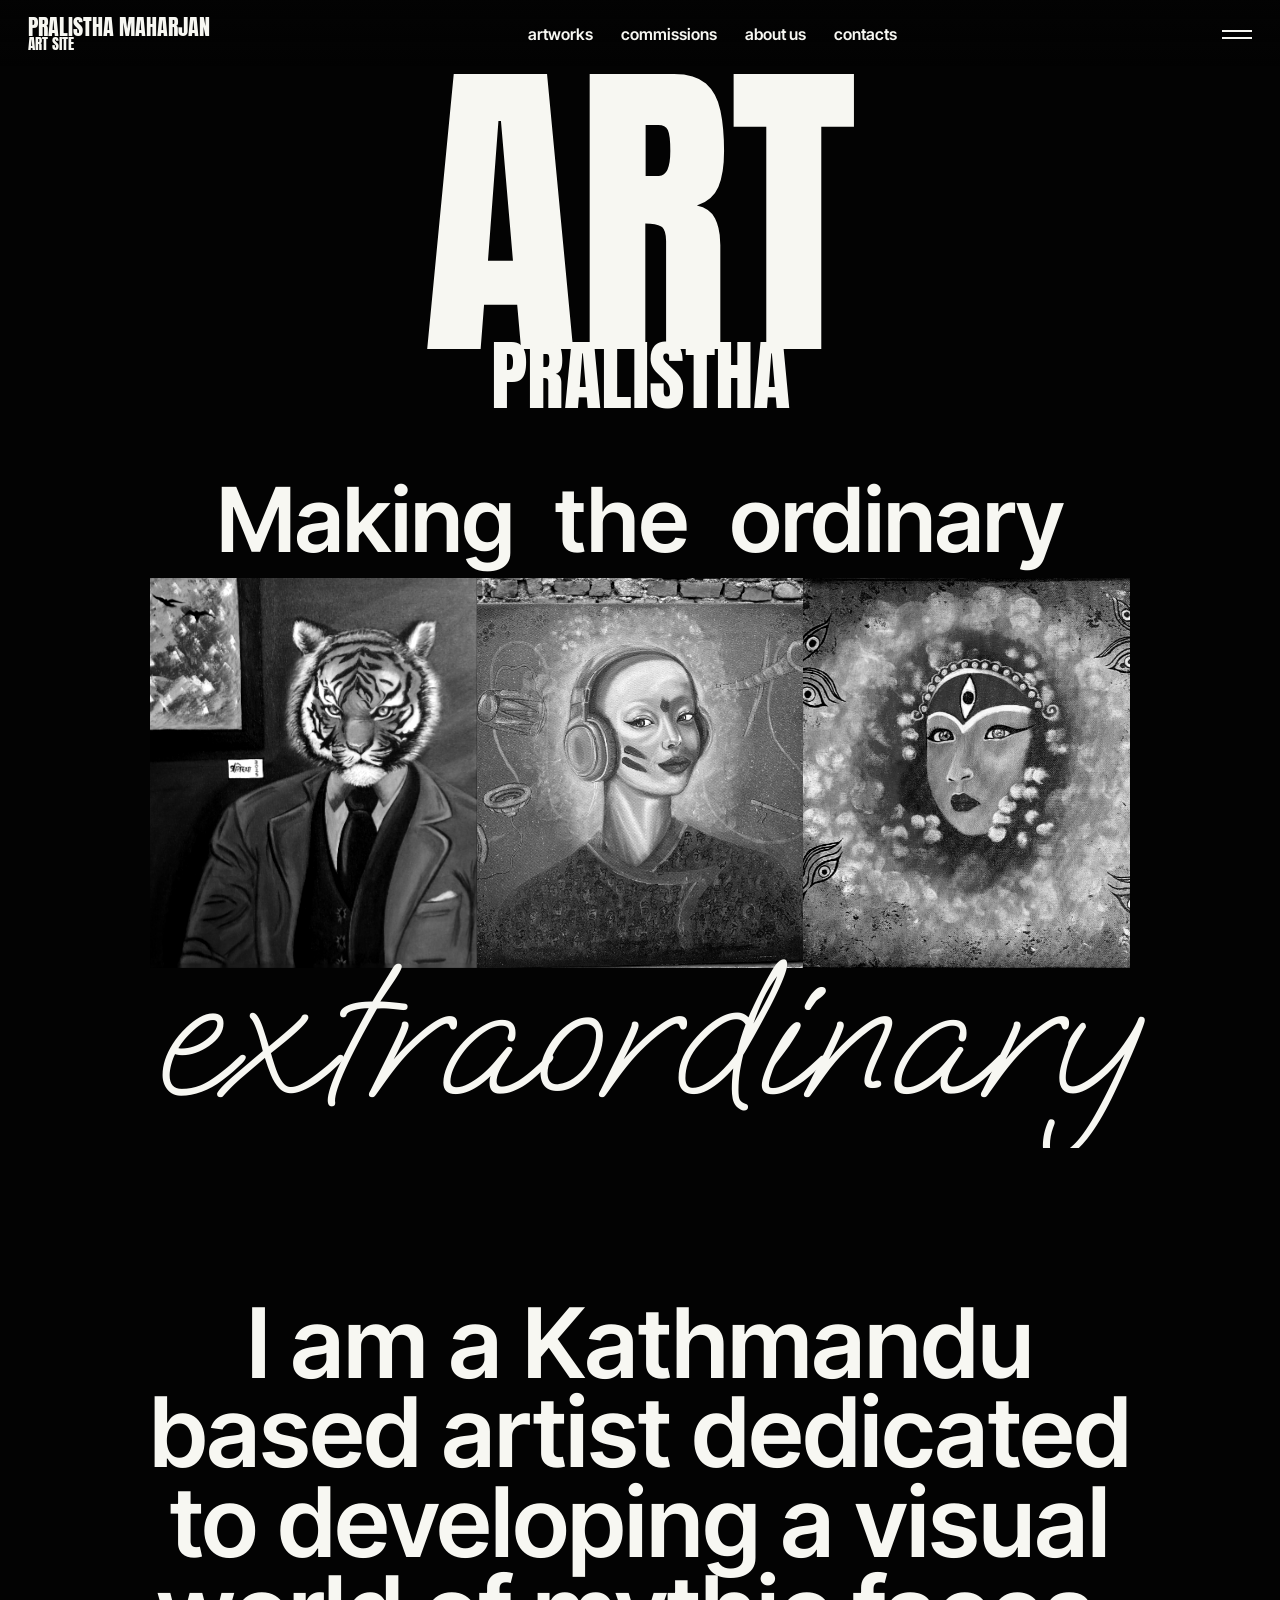
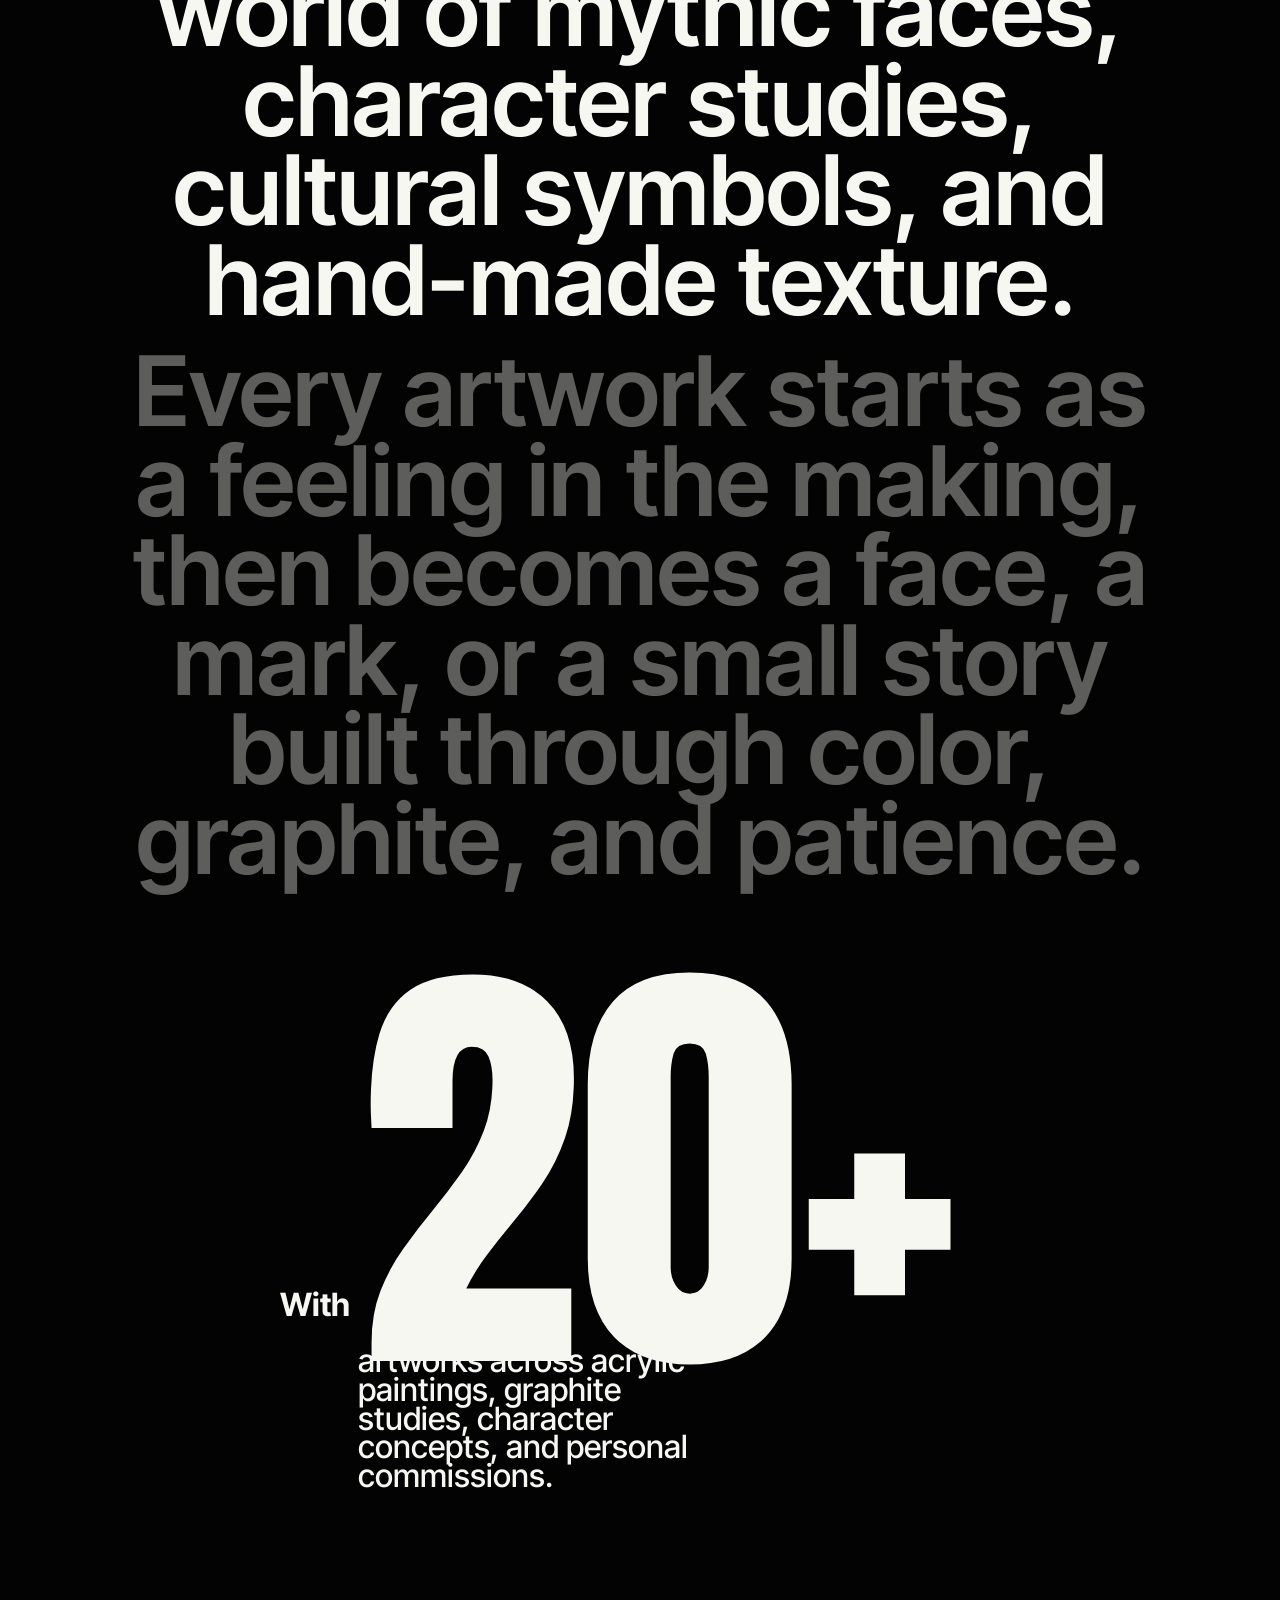
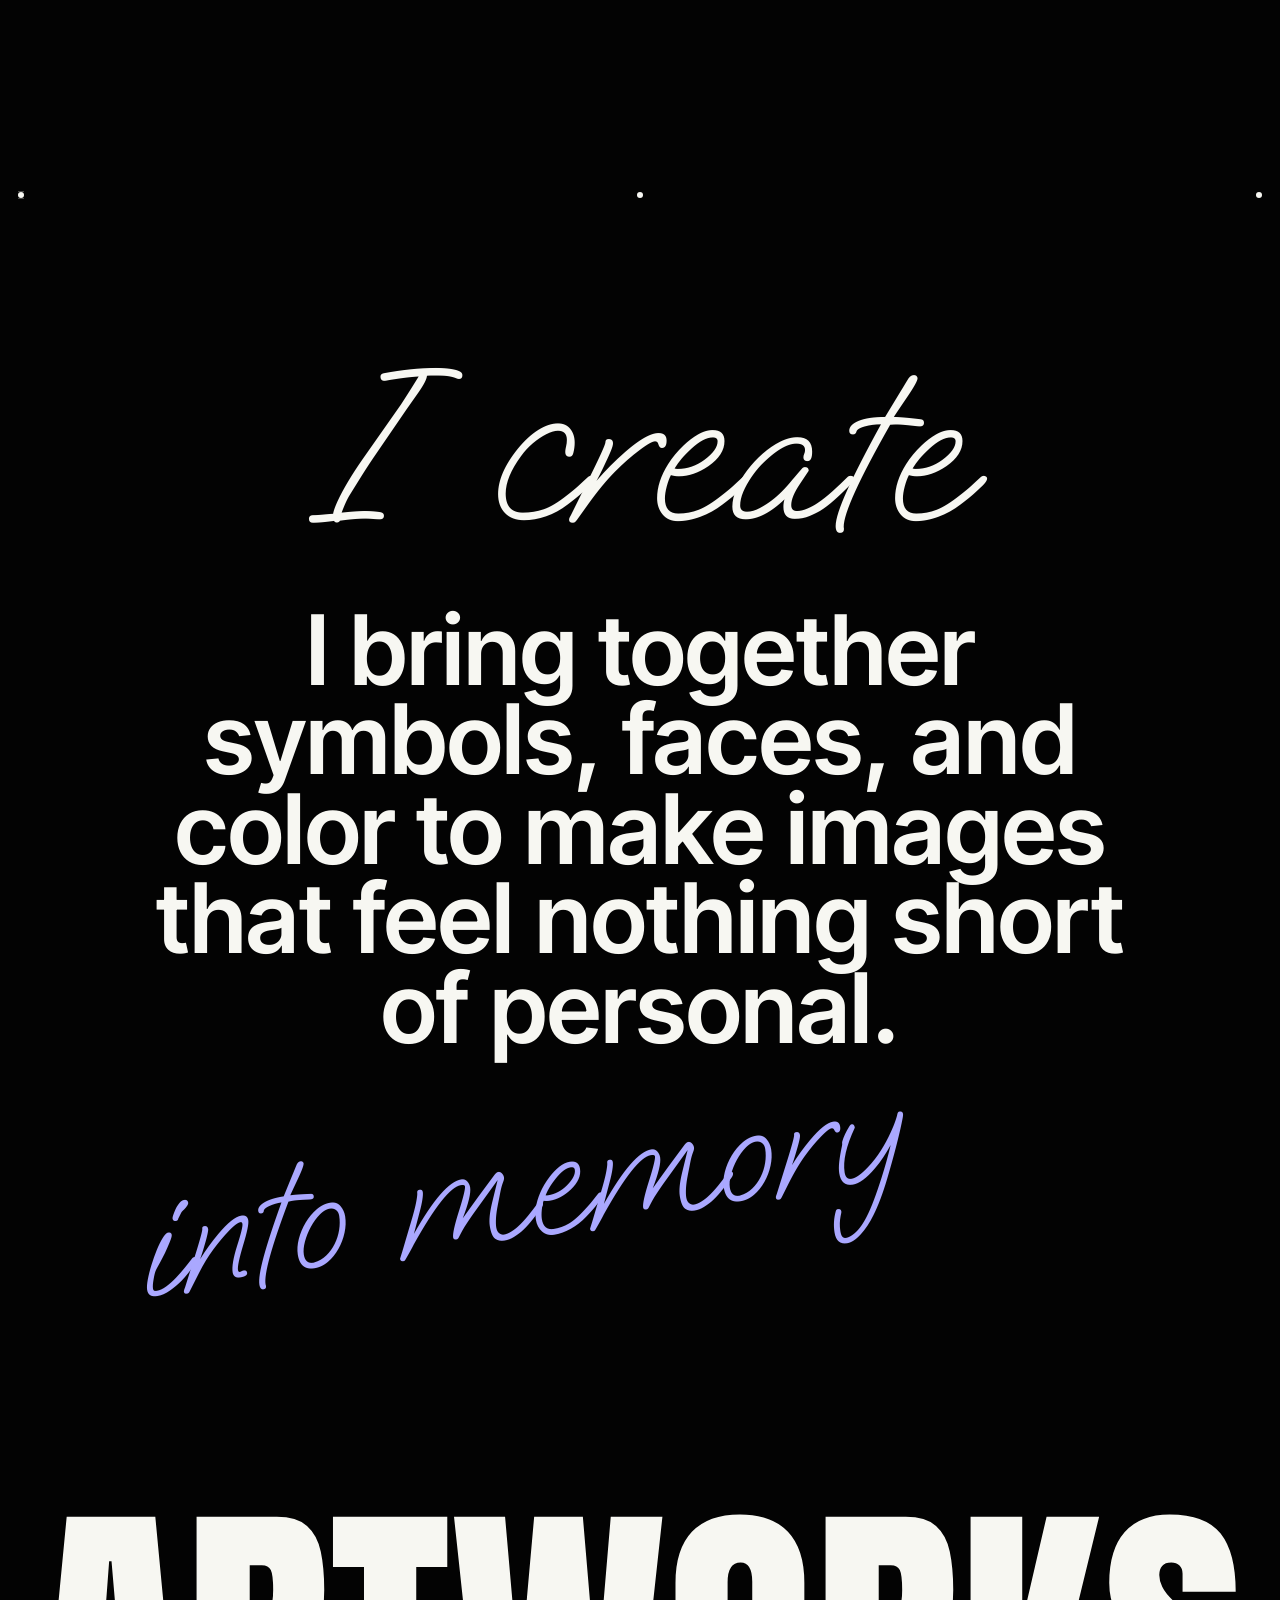
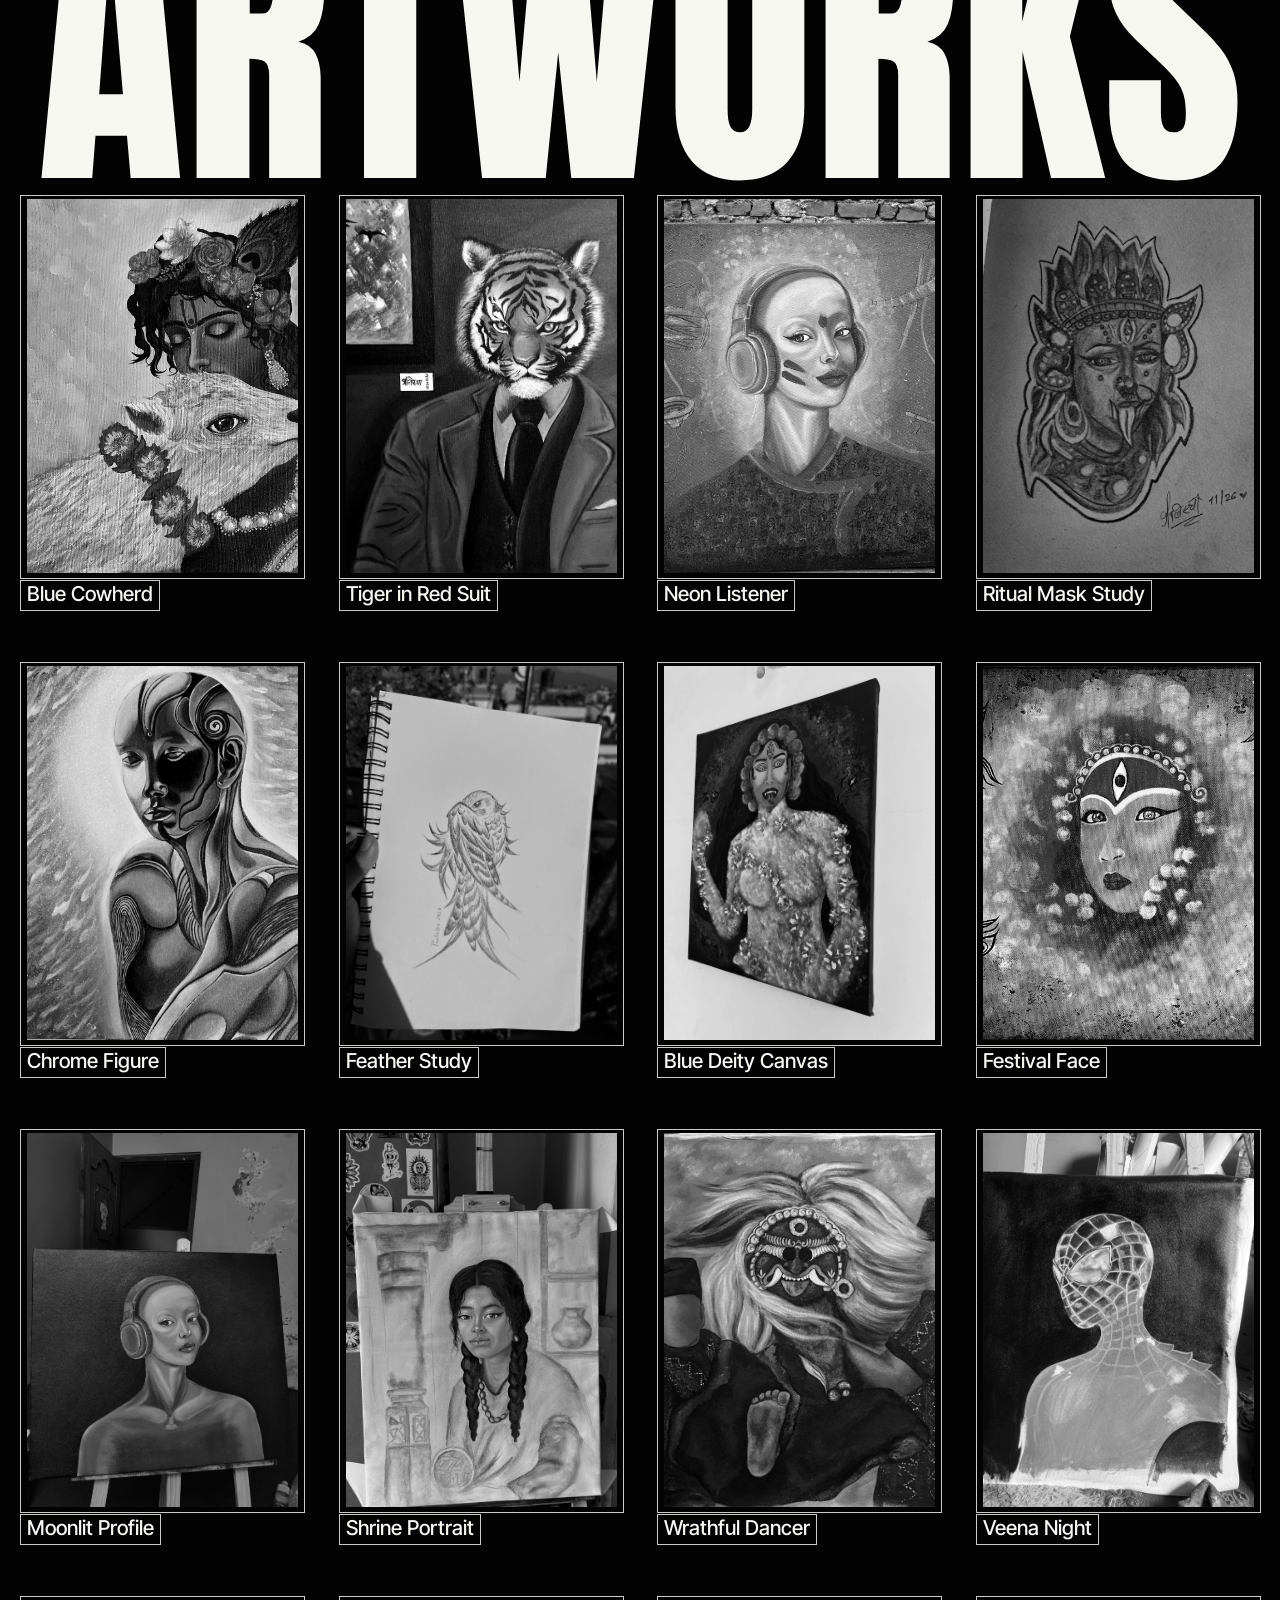
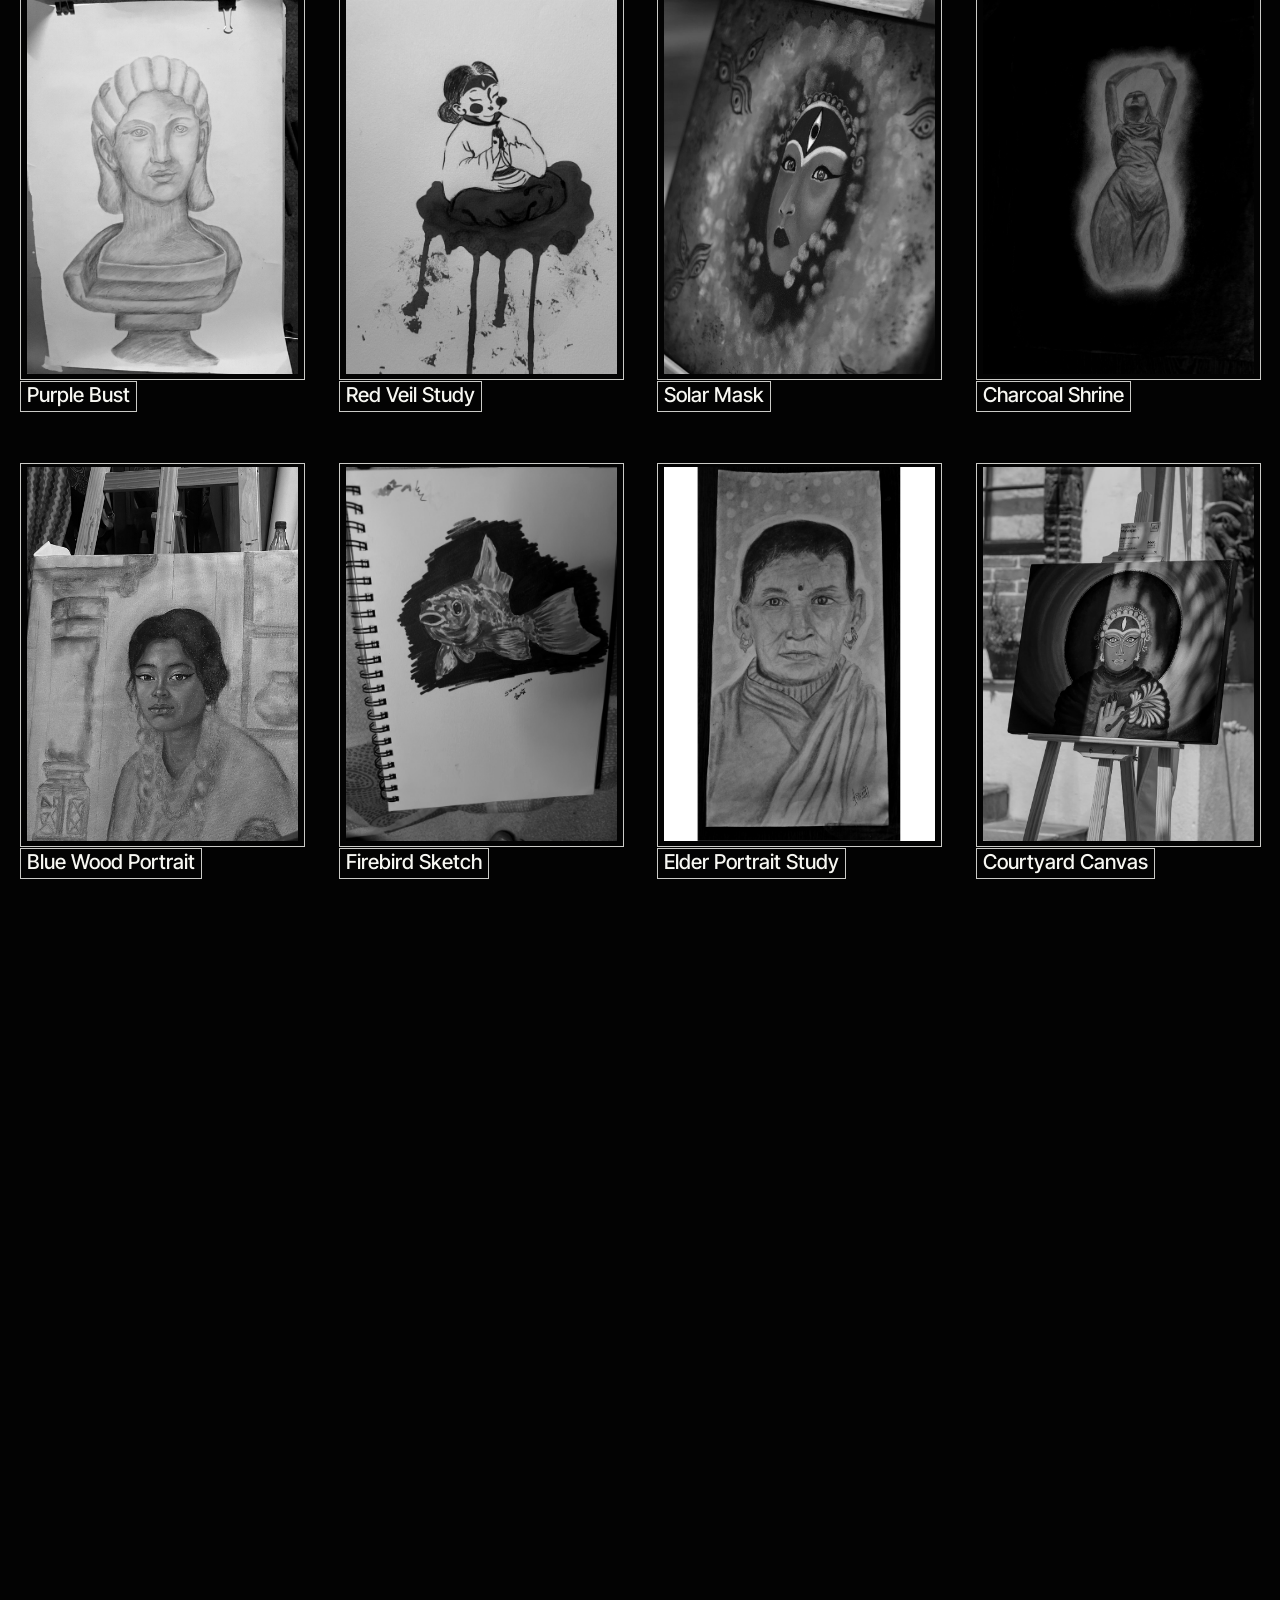
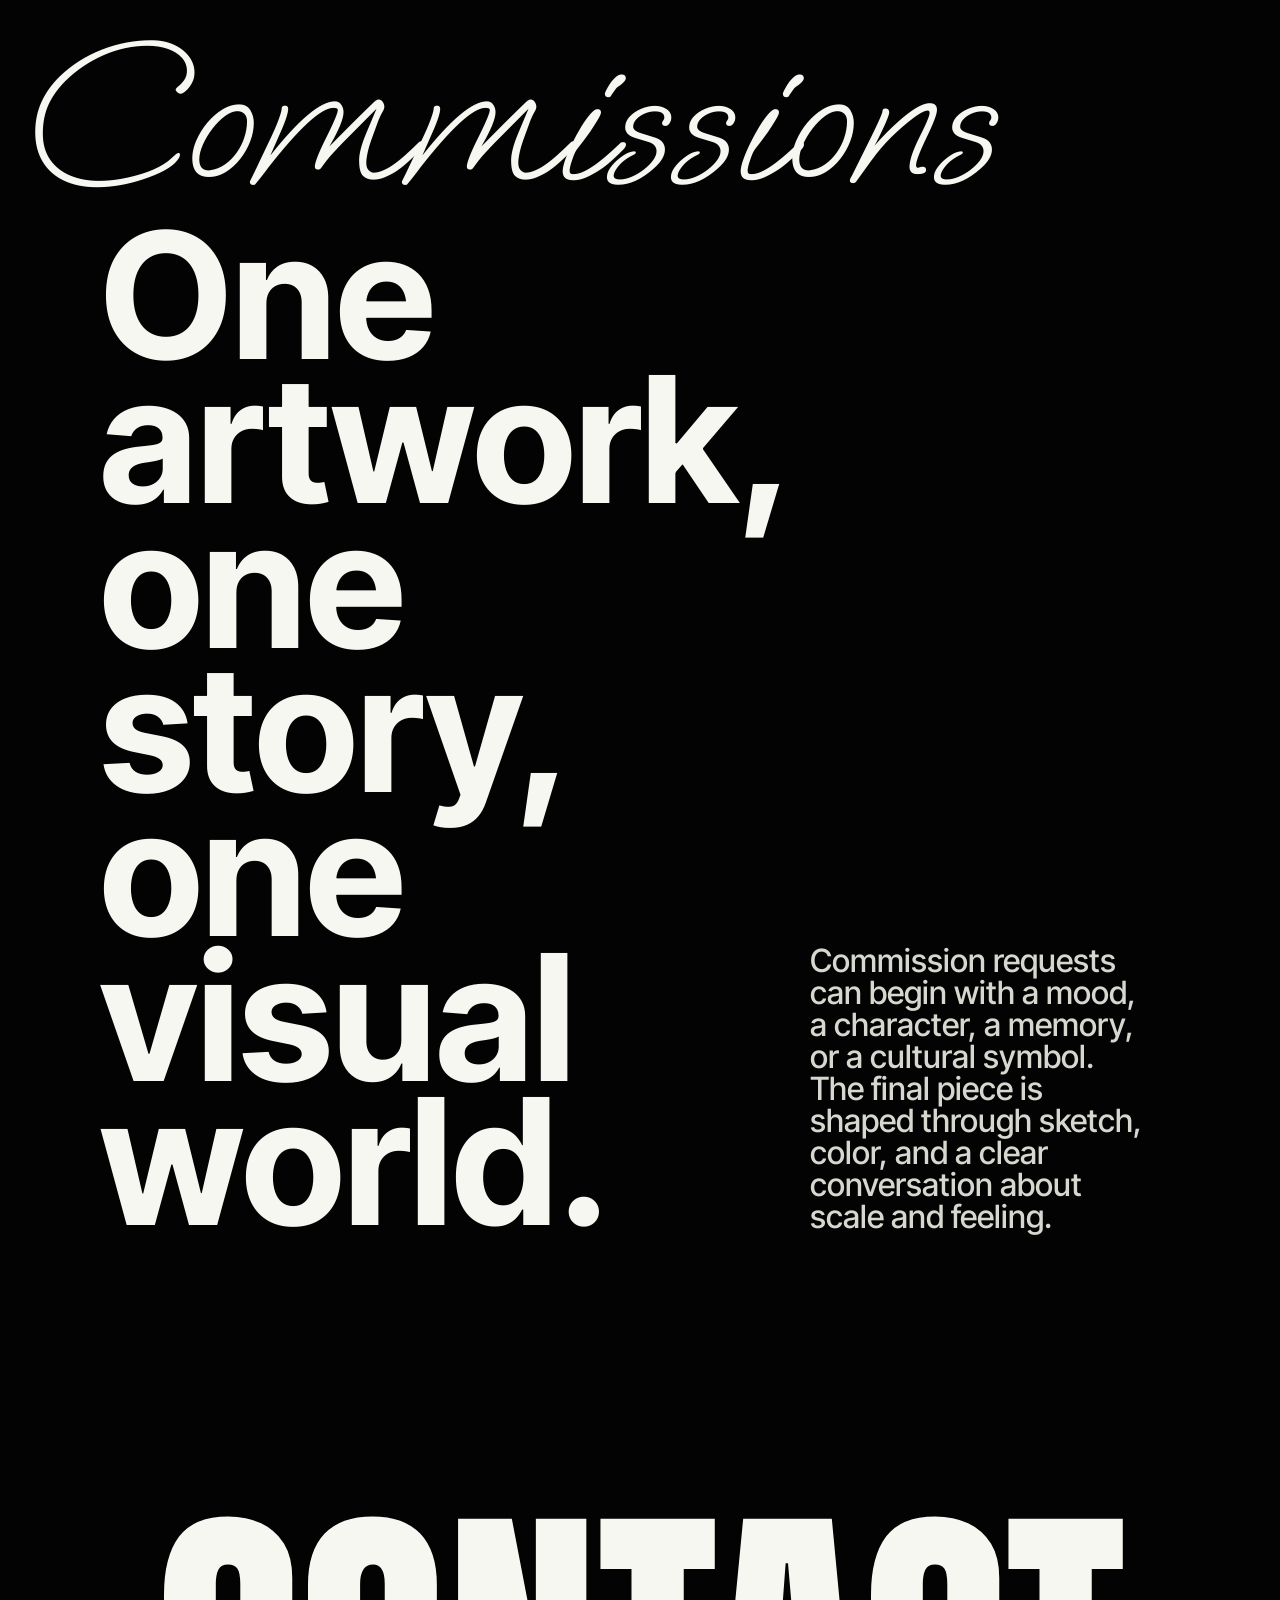
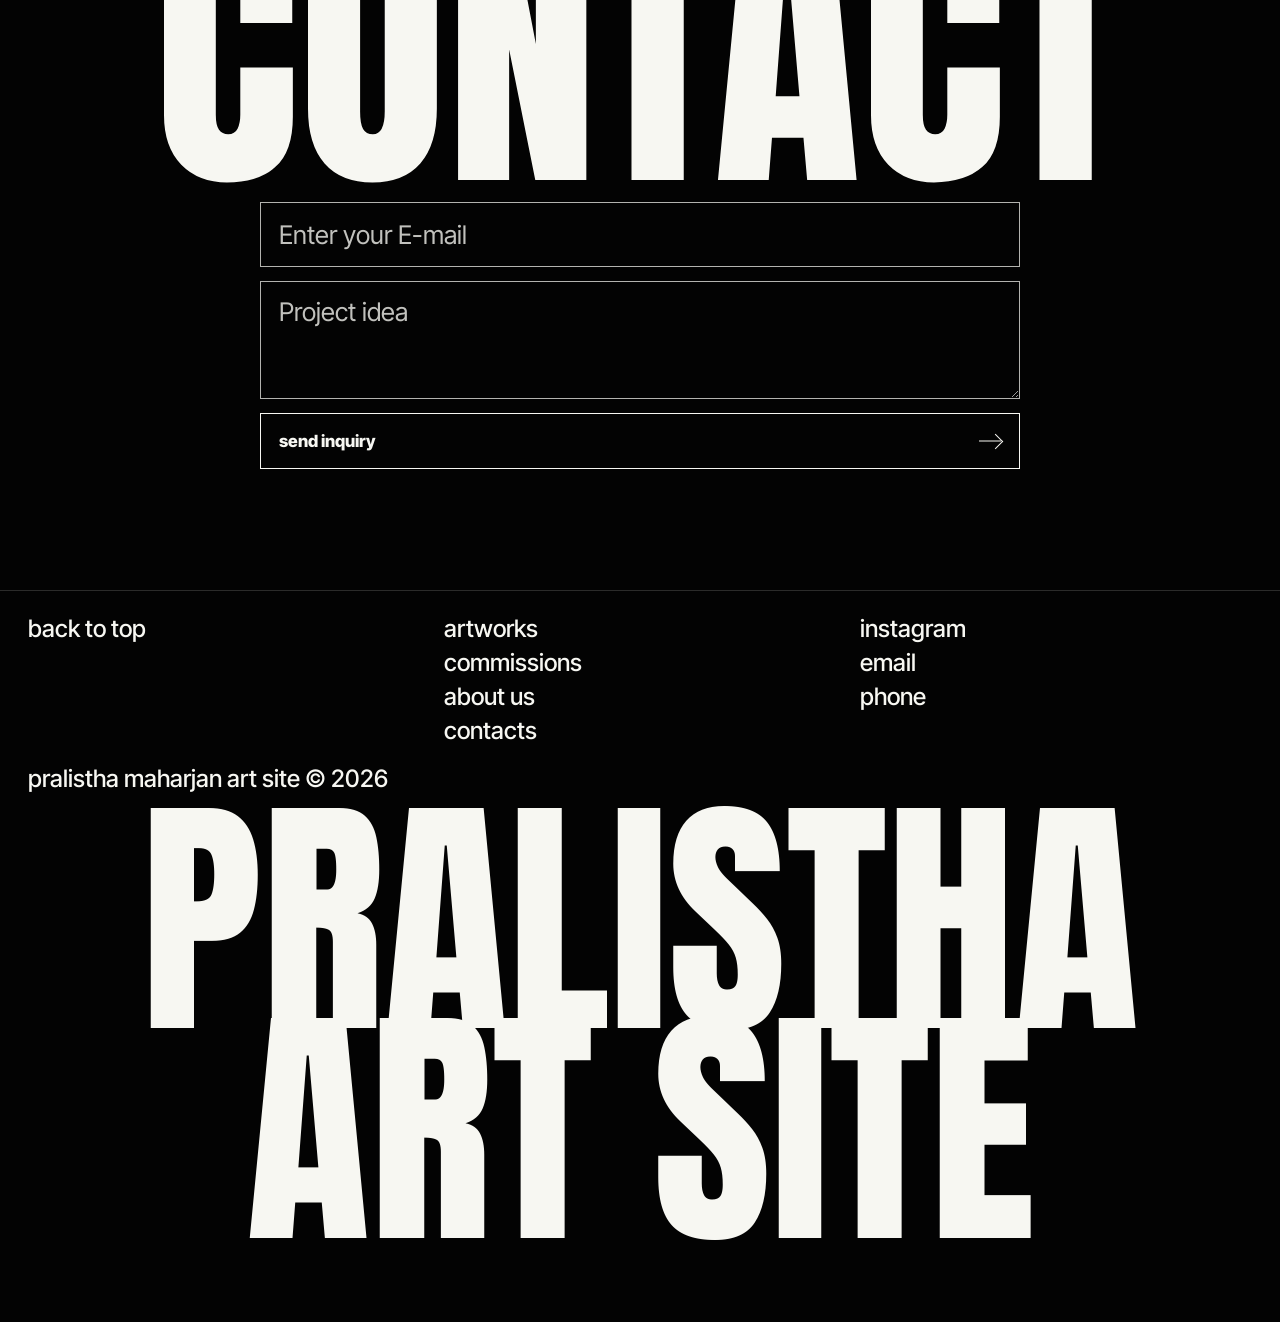
<file: art website/index.html>
<!DOCTYPE html>
<html lang="en">
  <head>
    <meta charset="UTF-8" />
    <meta name="viewport" content="width=device-width, initial-scale=1.0" />
    <meta
      name="description"
      content="Mobile-first art portfolio for Pralistha Maharjan, presenting paintings, sketches, character studies, and commission contact."
    />
    <title>Pralistha Maharjan | Art Site</title>
    <link rel="preconnect" href="https://fonts.googleapis.com" />
    <link rel="preconnect" href="https://fonts.gstatic.com" crossorigin />
    <link
      href="https://fonts.googleapis.com/css2?family=Anton&family=Inter+Tight:wght@400;500;600;700;800;900&family=Oooh+Baby&display=swap"
      rel="stylesheet"
    />
    <link rel="stylesheet" href="styles.css" />
  </head>
  <body>
    <div class="scroll-progress" data-scroll-progress aria-hidden="true"></div>

    <header class="site-header" data-header>
      <a class="brand" href="#top" aria-label="Pralistha Maharjan Art Site home">
        <span>Pralistha Maharjan</span>
        <span>Art Site</span>
      </a>

      <nav class="header-nav" aria-label="Primary navigation">
        <a href="#works">artworks</a>
        <a href="#process">commissions</a>
        <a href="#about">about us</a>
        <a href="#contact">contacts</a>
      </nav>

      <button class="menu-toggle" type="button" aria-label="Open menu" aria-expanded="false" data-menu-toggle>
        <span></span>
        <span></span>
      </button>
    </header>

    <aside class="menu-panel" data-menu-panel aria-hidden="true">
      <div class="menu-top">
        <a class="brand" href="#top" data-menu-link>
          <span>Pralistha Maharjan</span>
          <span>Art Site</span>
        </a>
        <button class="menu-close" type="button" aria-label="Close menu" data-menu-close></button>
      </div>
      <nav class="menu-links" aria-label="Expanded navigation">
        <a href="#works" data-menu-link>artworks</a>
        <a href="#process" data-menu-link>commissions</a>
        <a href="#about" data-menu-link>about us</a>
        <a href="#contact" data-menu-link>contacts</a>
      </nav>
      <p class="menu-copy">pralistha maharjan © <span data-year></span></p>
      <p class="menu-logo" aria-hidden="true">Pralistha<br />Art Site</p>
      <img class="menu-image" src="assets/art/mask-and-palette.jpg" alt="" aria-hidden="true" />
    </aside>

    <main id="top">
      <section class="hero" aria-labelledby="hero-title">
        <div class="hero-mark reveal" aria-hidden="true">
          <span>ART</span>
          <span>PRALISTHA</span>
        </div>
        <h1 id="hero-title" class="hero-title reveal">
          <span>Making</span>
          <span>the</span>
          <span>ordinary</span>
          <em>extraordinary</em>
        </h1>
        <div class="hero-strip reveal" aria-label="Selected artwork preview">
          <img src="assets/art/tiger-in-red-suit.jpg" alt="Tiger-headed figure in red suit" fetchpriority="high" />
          <img src="assets/art/neon-listener.jpg" alt="Neon headphone portrait painting" fetchpriority="high" />
          <img src="assets/art/festival-face.jpg" alt="Festival face painting" />
        </div>
        <p class="script-sweep reveal" aria-hidden="true">extraordinary</p>
      </section>

      <section class="about section" id="about" aria-labelledby="about-title">
        <h2 id="about-title" class="sr-only">About Pralistha Maharjan</h2>
        <div class="about-copy reveal">
          <p>
            I am a Kathmandu based artist dedicated to developing a visual world of
            mythic faces, character studies, cultural symbols, and hand-made texture.
          </p>
          <p>
            Every artwork starts as a feeling in the making, then becomes a face,
            a mark, or a small story built through color, graphite, and patience.
          </p>
        </div>
        <div class="stat-block reveal">
          <span>With</span>
          <strong>20+</strong>
          <p>artworks across acrylic paintings, graphite studies, character concepts, and personal commissions.</p>
        </div>
      </section>

      <section class="curate section" aria-labelledby="curate-title">
        <div class="line-rail" aria-hidden="true">
          <span></span>
          <span></span>
          <span></span>
        </div>
        <p class="script-word reveal">I create</p>
        <div class="curate-copy reveal">
          <h2 id="curate-title">
            I bring together symbols, faces, and color to make images that feel
            nothing short of personal.
          </h2>
          <p class="script-small" aria-hidden="true">into memory</p>
        </div>
      </section>

      <section class="works section" id="works" aria-labelledby="works-title">
        <h2 id="works-title" class="mega-title reveal">ARTWORKS</h2>
        <div class="art-list" data-art-list>
          <article class="art-card reveal" role="button" tabindex="0" data-art-card data-title="Blue Cowherd" data-medium="Acrylic painting" data-image="assets/art/blue-cowherd.jpg" data-description="A saturated mythic portrait with devotional blues, yellow light, and a quiet animal companion.">
            <img src="assets/art/blue-cowherd.jpg" alt="Blue Cowherd painting" />
            <span>Blue Cowherd</span>
          </article>
          <article class="art-card reveal" role="button" tabindex="0" data-art-card data-title="Tiger in Red Suit" data-medium="Character concept" data-image="assets/art/tiger-in-red-suit.jpg" data-description="A hybrid figure with formalwear, humor, and theatrical poise.">
            <img src="assets/art/tiger-in-red-suit.jpg" alt="Tiger in Red Suit artwork" />
            <span>Tiger in Red Suit</span>
          </article>
          <article class="art-card reveal" role="button" tabindex="0" data-art-card data-title="Neon Listener" data-medium="Acrylic on canvas" data-image="assets/art/neon-listener.jpg" data-description="A glowing portrait about sound, technology, stillness, and electric color.">
            <img src="assets/art/neon-listener.jpg" alt="Neon Listener artwork" />
            <span>Neon Listener</span>
          </article>
          <article class="art-card reveal" role="button" tabindex="0" data-art-card data-title="Ritual Mask Study" data-medium="Graphite study" data-image="assets/art/ritual-mask-sketch.jpg" data-description="A graphite mask study focused on shadow, symmetry, ornament, and pressure.">
            <img src="assets/art/ritual-mask-sketch.jpg" alt="Ritual mask graphite sketch" />
            <span>Ritual Mask Study</span>
          </article>
          <article class="art-card reveal" role="button" tabindex="0" data-art-card data-title="Chrome Figure" data-medium="Figure concept" data-image="assets/art/chrome-figure.jpg" data-description="A futuristic figure study that treats the body like reflected metal and soft light.">
            <img src="assets/art/chrome-figure.jpg" alt="Chrome figure study" />
            <span>Chrome Figure</span>
          </article>
          <article class="art-card reveal" role="button" tabindex="0" data-art-card data-title="Feather Study" data-medium="Graphite and ornament" data-image="assets/art/feather-study.jpg" data-description="A focused ornamental drawing exploring repetition, feather structure, and fine linework.">
            <img src="assets/art/feather-study.jpg" alt="Ornamental feather sketch" />
            <span>Feather Study</span>
          </article>
          <article class="art-card reveal" role="button" tabindex="0" data-art-card data-title="Blue Deity Canvas" data-medium="Acrylic painting" data-image="assets/art/blue-deity-canvas.jpg" data-description="A blue figure held in canvas texture, cultural detail, and saturated atmosphere.">
            <img src="assets/art/blue-deity-canvas.jpg" alt="Blue deity canvas" />
            <span>Blue Deity Canvas</span>
          </article>
          <article class="art-card reveal" role="button" tabindex="0" data-art-card data-title="Festival Face" data-medium="Painting study" data-image="assets/art/festival-face.jpg" data-description="Warm red surface, festival texture, and a watchful painted expression.">
            <img src="assets/art/festival-face.jpg" alt="Festival face painting" />
            <span>Festival Face</span>
          </article>
          <article class="art-card reveal" role="button" tabindex="0" data-art-card data-title="Moonlit Profile" data-medium="Canvas portrait" data-image="assets/art/moonlit-profile.jpg" data-description="A quiet profile in cool light, built around stillness and shadow.">
            <img src="assets/art/moonlit-profile.jpg" alt="Profile portrait on canvas" />
            <span>Moonlit Profile</span>
          </article>
          <article class="art-card reveal" role="button" tabindex="0" data-art-card data-title="Shrine Portrait" data-medium="Portrait painting" data-image="assets/art/shrine-portrait.jpg" data-description="A portrait painting shaped by devotional framing and intimate color.">
            <img src="assets/art/shrine-portrait.jpg" alt="Shrine portrait painting" />
            <span>Shrine Portrait</span>
          </article>
          <article class="art-card reveal" role="button" tabindex="0" data-art-card data-title="Wrathful Dancer" data-medium="Expressive painting" data-image="assets/art/wrathful-dancer.jpg" data-description="An energetic mask figure with motion, intensity, and stage-like contrast.">
            <img src="assets/art/wrathful-dancer.jpg" alt="Expressive masked dancer painting" />
            <span>Wrathful Dancer</span>
          </article>
          <article class="art-card reveal" role="button" tabindex="0" data-art-card data-title="Veena Night" data-medium="Character painting" data-image="assets/art/veena-night.jpg" data-description="A nocturnal character piece shaped by music, ornament, and deep color.">
            <img src="assets/art/veena-night.jpg" alt="Veena Night character painting" />
            <span>Veena Night</span>
          </article>
          <article class="art-card reveal" role="button" tabindex="0" data-art-card data-title="Purple Bust" data-medium="Color study" data-image="assets/art/purple-bust.jpg" data-description="A compact bust study in purple light and sculptural planes.">
            <img src="assets/art/purple-bust.jpg" alt="Purple bust study" />
            <span>Purple Bust</span>
          </article>
          <article class="art-card reveal" role="button" tabindex="0" data-art-card data-title="Red Veil Study" data-medium="Portrait study" data-image="assets/art/red-veil-study.jpg" data-description="A red veil portrait study exploring softness, opacity, and gaze.">
            <img src="assets/art/red-veil-study.jpg" alt="Red veil portrait study" />
            <span>Red Veil Study</span>
          </article>
          <article class="art-card reveal" role="button" tabindex="0" data-art-card data-title="Solar Mask" data-medium="Mask concept" data-image="assets/art/solar-mask.jpg" data-description="A mask concept with radial energy, ritual shape, and graphic contrast.">
            <img src="assets/art/solar-mask.jpg" alt="Solar mask artwork" />
            <span>Solar Mask</span>
          </article>
          <article class="art-card reveal" role="button" tabindex="0" data-art-card data-title="Charcoal Shrine" data-medium="Charcoal study" data-image="assets/art/charcoal-shrine.jpg" data-description="A monochrome shrine study built with shadow, line, and restraint.">
            <img src="assets/art/charcoal-shrine.jpg" alt="Charcoal shrine drawing" />
            <span>Charcoal Shrine</span>
          </article>
          <article class="art-card reveal" role="button" tabindex="0" data-art-card data-title="Blue Wood Portrait" data-medium="Portrait study" data-image="assets/art/blue-wood-portrait.jpg" data-description="A blue-toned portrait study with wood texture and quiet pressure.">
            <img src="assets/art/blue-wood-portrait.jpg" alt="Blue wood portrait" />
            <span>Blue Wood Portrait</span>
          </article>
          <article class="art-card reveal" role="button" tabindex="0" data-art-card data-title="Firebird Sketch" data-medium="Graphite sketch" data-image="assets/art/firebird-sketch.jpg" data-description="A sketch exploring flame, wings, and ornamental movement.">
            <img src="assets/art/firebird-sketch.jpg" alt="Firebird sketch" />
            <span>Firebird Sketch</span>
          </article>
          <article class="art-card reveal" role="button" tabindex="0" data-art-card data-title="Elder Portrait Study" data-medium="Graphite portrait" data-image="assets/art/elder-portrait-study.jpg" data-description="A tonal portrait study focused on age, structure, and presence.">
            <img src="assets/art/elder-portrait-study.jpg" alt="Graphite elder portrait" />
            <span>Elder Portrait Study</span>
          </article>
          <article class="art-card reveal" role="button" tabindex="0" data-art-card data-title="Courtyard Canvas" data-medium="Studio image" data-image="assets/art/courtyard-canvas.jpg" data-description="A finished canvas held in courtyard light and outdoor texture.">
            <img src="assets/art/courtyard-canvas.jpg" alt="Canvas displayed in courtyard light" />
            <span>Courtyard Canvas</span>
          </article>
          <article class="art-card reveal" role="button" tabindex="0" data-art-card data-title="Mask and Palette" data-medium="Studio detail" data-image="assets/art/mask-and-palette.jpg" data-description="A studio fragment where masks, tools, and color gather around the work.">
            <img src="assets/art/mask-and-palette.jpg" alt="Mask and palette studio detail" />
            <span>Mask and Palette</span>
          </article>
          <article class="art-card reveal" role="button" tabindex="0" data-art-card data-title="Listener on Canvas" data-medium="Canvas portrait" data-image="assets/art/listener-on-canvas.jpg" data-description="A canvas portrait about listening, glow, and the still moment before sound.">
            <img src="assets/art/listener-on-canvas.jpg" alt="Listener portrait on canvas" />
            <span>Listener on Canvas</span>
          </article>
          <article class="art-card reveal" role="button" tabindex="0" data-art-card data-title="Tiger Pencil Study" data-medium="Pencil study" data-image="assets/art/tiger-pencil-study.jpg" data-description="A graphite animal study focused on gaze, patience, and clean structure.">
            <img src="assets/art/tiger-pencil-study.jpg" alt="Tiger pencil study" />
            <span>Tiger Pencil Study</span>
          </article>
        </div>
      </section>

      <section class="process section" id="process" aria-labelledby="process-title">
        <p class="script-word reveal">Commissions</p>
        <div class="process-grid reveal">
          <h2 id="process-title">One artwork, one story, one visual world.</h2>
          <p>
            Commission requests can begin with a mood, a character, a memory, or
            a cultural symbol. The final piece is shaped through sketch, color,
            and a clear conversation about scale and feeling.
          </p>
        </div>
      </section>

      <section class="contact section" id="contact" aria-labelledby="contact-title">
        <h2 id="contact-title" class="mega-title reveal">CONTACT</h2>
        <form class="contact-form reveal" data-contact-form>
          <label class="sr-only" for="email">Email</label>
          <input id="email" name="email" type="email" autocomplete="email" placeholder="Enter your E-mail" required />
          <label class="sr-only" for="message">Message</label>
          <textarea id="message" name="message" rows="3" placeholder="Project idea" required></textarea>
          <button type="submit" aria-label="Send inquiry"><span>send inquiry</span></button>
          <p data-form-status aria-live="polite"></p>
        </form>
      </section>
    </main>

    <footer class="site-footer">
      <a class="back-top" href="#top">back to top</a>
      <nav aria-label="Footer navigation">
        <a href="#works">artworks</a>
        <a href="#process">commissions</a>
        <a href="#about">about us</a>
        <a href="#contact">contacts</a>
      </nav>
      <div class="footer-contact">
        <a href="https://www.instagram.com/eeelarp/" target="_blank" rel="noopener noreferrer">instagram</a>
        <a href="mailto:pralisthamaharjan21@gmail.com">email</a>
        <a href="tel:+9779860295630">phone</a>
      </div>
      <p>Pralistha Maharjan Art Site © <span data-year></span></p>
      <p class="footer-wordmark" aria-hidden="true">Pralistha Art Site</p>
    </footer>

    <div class="lightbox" data-lightbox aria-hidden="true" role="dialog" aria-modal="true" aria-labelledby="lightbox-title">
      <button class="lightbox-close" type="button" aria-label="Close artwork view" data-lightbox-close></button>
      <div class="lightbox-shell">
        <img src="assets/art/blue-cowherd.jpg" alt="" data-lightbox-image />
        <div class="lightbox-copy">
          <p data-lightbox-medium>Acrylic painting</p>
          <h2 id="lightbox-title" data-lightbox-title>Blue Cowherd</h2>
          <p data-lightbox-description></p>
          <div class="lightbox-actions" aria-label="Artwork navigation">
            <button type="button" data-lightbox-prev>previous</button>
            <button type="button" data-lightbox-next>next</button>
          </div>
        </div>
      </div>
    </div>

    <script src="app.js"></script>
  </body>
</html>
</file>
<file: art website/styles.css>
:root {
  --black: #030303;
  --white: #f7f7f2;
  --muted: #5d5d5b;
  --line: rgba(247, 247, 242, 0.28);
  --violet: #aaa8ff;
  --font-display: "Anton", Impact, sans-serif;
  --font-body: "Inter Tight", Arial, sans-serif;
  --font-script: "Oooh Baby", cursive;
  --motion-duration: 300ms;
  --motion-ease: ease-out;
}

* {
  box-sizing: border-box;
}

html {
  scroll-behavior: smooth;
  scroll-padding-top: 72px;
  overflow-x: hidden;
}

body {
  margin: 0;
  background: var(--black);
  color: var(--white);
  font-family: var(--font-body);
  line-height: 1;
  overflow-x: clip;
}

body.menu-open,
body.lightbox-open {
  overflow: hidden;
}

img {
  display: block;
  max-width: 100%;
}

a {
  color: inherit;
  text-decoration: none;
}

button,
input,
textarea {
  border: 0;
  border-radius: 0;
  color: inherit;
  font: inherit;
}

button {
  background: transparent;
  cursor: pointer;
}

a:focus-visible,
button:focus-visible,
input:focus-visible,
textarea:focus-visible,
.art-card:focus-visible {
  outline: 2px solid var(--violet);
  outline-offset: 4px;
}

.sr-only {
  position: absolute;
  width: 1px;
  height: 1px;
  padding: 0;
  margin: -1px;
  overflow: hidden;
  clip: rect(0, 0, 0, 0);
  white-space: nowrap;
  border: 0;
}

.scroll-progress {
  position: fixed;
  inset: 0 auto auto 0;
  z-index: 100;
  width: 100%;
  height: 2px;
  background: var(--violet);
  transform: scaleX(0);
  transform-origin: left;
  will-change: transform;
  pointer-events: none;
}

.site-header {
  position: fixed;
  inset: 0 0 auto;
  z-index: 60;
  display: flex;
  align-items: center;
  justify-content: space-between;
  gap: 16px;
  min-height: 56px;
  padding: calc(12px + env(safe-area-inset-top)) 18px 10px;
  background: linear-gradient(180deg, rgba(3, 3, 3, 0.94), rgba(3, 3, 3, 0));
  color: var(--white);
  transform: translate3d(0, 0, 0);
  transition: opacity var(--motion-duration) var(--motion-ease), transform var(--motion-duration) var(--motion-ease);
  will-change: transform, opacity;
}

.site-header.is-scrolled {
  background: rgba(3, 3, 3, 0.86);
  border-bottom: 1px solid rgba(247, 247, 242, 0.08);
  backdrop-filter: blur(14px);
}

.brand {
  display: inline-grid;
  gap: 1px;
  max-width: min(230px, 68vw);
  font-family: var(--font-display);
  font-size: clamp(0.96rem, 3.4vw, 1.38rem);
  letter-spacing: 0;
  line-height: 0.92;
  text-transform: uppercase;
}

.brand span:last-child {
  font-size: 0.66em;
}

.header-nav {
  display: none;
  align-items: center;
  gap: 28px;
  font-size: 1rem;
  font-weight: 600;
  text-transform: lowercase;
}

.header-nav a {
  position: relative;
}

.header-nav a::after {
  position: absolute;
  right: 0;
  bottom: -6px;
  left: 0;
  height: 1px;
  background: currentColor;
  content: "";
  transform: scaleX(0);
  transform-origin: right;
  transition: transform var(--motion-duration) var(--motion-ease);
  will-change: transform;
}

.header-nav a:hover::after,
.header-nav a:focus-visible::after {
  transform: scaleX(1);
  transform-origin: left;
}

.menu-toggle {
  display: grid;
  width: 44px;
  height: 44px;
  align-content: center;
  justify-items: center;
  gap: 5px;
  margin-right: -7px;
  padding: 0;
  transform: translate3d(0, 0, 0);
  transition: opacity var(--motion-duration) var(--motion-ease), transform var(--motion-duration) var(--motion-ease);
  will-change: transform, opacity;
}

.menu-toggle span {
  display: block;
  width: 30px;
  height: 2px;
  background: var(--white);
}

.menu-panel {
  position: fixed;
  inset: 0;
  z-index: 80;
  display: grid;
  grid-template-rows: auto auto auto auto minmax(220px, 1fr);
  height: 100dvh;
  min-height: 100svh;
  padding: calc(15px + env(safe-area-inset-top)) 18px calc(22px + env(safe-area-inset-bottom));
  background: var(--black);
  color: var(--white);
  opacity: 0;
  overflow-y: auto;
  pointer-events: none;
  overscroll-behavior: contain;
  transform: translate3d(0, -18px, 0);
  transition: opacity var(--motion-duration) var(--motion-ease), transform var(--motion-duration) var(--motion-ease);
  will-change: transform, opacity;
}

.menu-panel.is-open {
  opacity: 1;
  pointer-events: auto;
  transform: translate3d(0, 0, 0);
}

.menu-top {
  display: flex;
  align-items: flex-start;
  justify-content: space-between;
}

.menu-close {
  position: relative;
  width: 44px;
  height: 44px;
  margin-top: -5px;
  margin-right: -7px;
  padding: 0;
  transform: translate3d(0, 0, 0);
  transition: opacity var(--motion-duration) var(--motion-ease), transform var(--motion-duration) var(--motion-ease);
  will-change: transform, opacity;
}

.menu-close::before,
.menu-close::after {
  position: absolute;
  top: 21px;
  left: 6px;
  width: 32px;
  height: 3px;
  background: var(--white);
  content: "";
}

.menu-close::before {
  transform: rotate(45deg);
}

.menu-close::after {
  transform: rotate(-45deg);
}

.menu-links {
  display: grid;
  gap: 0;
  width: 100%;
  margin-top: clamp(34px, 9svh, 54px);
  font-size: clamp(1.2rem, 5.8vw, 1.75rem);
  font-weight: 700;
  text-transform: lowercase;
}

.menu-links a {
  display: flex;
  min-height: 48px;
  align-items: center;
  border-bottom: 1px solid rgba(247, 247, 242, 0.16);
  opacity: 0;
  transform: translate3d(0, 14px, 0);
  transition: opacity var(--motion-duration) var(--motion-ease), transform var(--motion-duration) var(--motion-ease);
  will-change: transform, opacity;
}

.menu-panel.is-open .menu-links a {
  opacity: 1;
  transform: translate3d(0, 0, 0);
}

.menu-panel.is-open .menu-links a:nth-child(2) {
  transition-delay: 45ms;
}

.menu-panel.is-open .menu-links a:nth-child(3) {
  transition-delay: 90ms;
}

.menu-panel.is-open .menu-links a:nth-child(4) {
  transition-delay: 135ms;
}

.menu-copy {
  margin: clamp(42px, 11svh, 72px) 0 14px;
  text-align: center;
  font-size: clamp(1.1rem, 5vw, 1.55rem);
  font-weight: 500;
  text-transform: lowercase;
  opacity: 0;
  transform: translate3d(0, 14px, 0);
  transition: opacity var(--motion-duration) var(--motion-ease), transform var(--motion-duration) var(--motion-ease);
  transition-delay: 160ms;
  will-change: transform, opacity;
}

.menu-logo {
  z-index: 1;
  margin: 0 auto 22px;
  font-family: var(--font-display);
  font-size: clamp(3.35rem, 14vw, 8rem);
  line-height: 0.84;
  text-align: center;
  text-transform: uppercase;
  opacity: 0;
  transform: translate3d(0, 16px, 0) scale(0.98);
  transition: opacity var(--motion-duration) var(--motion-ease), transform var(--motion-duration) var(--motion-ease);
  transition-delay: 190ms;
  will-change: transform, opacity;
}

.menu-image {
  width: calc(100% + 36px);
  height: 100%;
  min-height: clamp(240px, 42svh, 360px);
  margin-inline: -18px;
  object-fit: cover;
  opacity: 0;
  filter: grayscale(1) blur(4px);
  mask-image: linear-gradient(to bottom, black 0, black 42%, transparent 100%);
  transform: translate3d(0, 18px, 0) scale(1.02);
  transition: opacity var(--motion-duration) var(--motion-ease), transform var(--motion-duration) var(--motion-ease);
  transition-delay: 220ms;
  will-change: transform, opacity;
}

.menu-panel.is-open .menu-copy,
.menu-panel.is-open .menu-logo {
  opacity: 1;
  transform: translate3d(0, 0, 0) scale(1);
}

.menu-panel.is-open .menu-image {
  opacity: 0.42;
  transform: translate3d(0, 0, 0) scale(1);
}

.hero {
  position: relative;
  display: grid;
  min-height: 84svh;
  align-content: start;
  padding-top: calc(72px + env(safe-area-inset-top));
  padding-bottom: 24px;
  overflow: hidden;
}

.hero-mark {
  width: min(92vw, 720px);
  margin: 0 auto;
  text-align: center;
  text-transform: uppercase;
}

.hero-mark span:first-child {
  display: block;
  font-family: var(--font-display);
  font-size: clamp(8.8rem, 38vw, 20rem);
  letter-spacing: 0;
  line-height: 0.76;
}

.hero-mark span:last-child {
  display: block;
  margin-top: 8px;
  font-family: var(--font-display);
  font-size: clamp(1.9rem, 9vw, 4.8rem);
  letter-spacing: 0;
  line-height: 0.86;
}

.hero-title {
  display: flex;
  flex-wrap: wrap;
  justify-content: center;
  gap: 0.45em;
  margin: clamp(42px, 8svh, 92px) auto 18px;
  padding-inline: 18px;
  font-size: clamp(2.1rem, 8vw, 5.6rem);
  font-weight: 600;
  letter-spacing: 0;
  line-height: 0.88;
  text-align: center;
}

.hero-title em {
  position: absolute;
  width: 1px;
  height: 1px;
  overflow: hidden;
  clip: rect(0, 0, 0, 0);
}

.hero-strip {
  display: grid;
  grid-template-columns: repeat(3, 1fr);
  width: 100%;
  min-height: 164px;
  overflow: hidden;
}

.hero-strip img {
  width: 100%;
  height: clamp(164px, 42vw, 390px);
  object-fit: cover;
  filter: grayscale(1) contrast(1.08);
  opacity: 0;
  transform: translate3d(0, 18px, 0) scale(1.03);
  transition: opacity var(--motion-duration) var(--motion-ease), transform var(--motion-duration) var(--motion-ease);
  will-change: transform, opacity;
}

.hero-strip img:nth-child(2) {
  transition-delay: 45ms;
}

.hero-strip img:nth-child(3) {
  transition-delay: 90ms;
}

.hero-strip.is-visible img {
  opacity: 1;
  transform: translate3d(0, 0, 0) scale(1);
}

.script-sweep {
  z-index: 1;
  width: 100%;
  margin: -8px 0 0;
  color: var(--white);
  font-family: var(--font-script);
  font-size: clamp(4.3rem, 19vw, 13rem);
  line-height: 0.7;
  text-align: center;
  transform: rotate(-8deg);
}

.section {
  position: relative;
  padding: clamp(64px, 13vw, 150px) 18px;
}

.about-copy {
  display: grid;
  gap: 22px;
  max-width: 1060px;
  margin: 0 auto;
}

.about-copy p,
.curate-copy h2 {
  margin: 0;
  font-size: clamp(2rem, 7.6vw, 7.5rem);
  font-weight: 600;
  letter-spacing: 0;
  line-height: 0.92;
  text-align: center;
}

.about-copy p:nth-child(2) {
  color: var(--muted);
}

.stat-block {
  display: grid;
  max-width: 720px;
  margin: clamp(50px, 12vw, 120px) auto 0;
  grid-template-columns: auto 1fr;
  align-items: end;
  color: var(--white);
}

.stat-block span {
  align-self: end;
  margin: 0 8px 18px 0;
  font-size: clamp(1.1rem, 4vw, 2rem);
  font-weight: 700;
}

.stat-block strong {
  font-family: var(--font-display);
  font-size: clamp(10rem, 42vw, 28rem);
  font-weight: 400;
  letter-spacing: 0;
  line-height: 0.75;
}

.stat-block p {
  grid-column: 2;
  max-width: 360px;
  margin: 8px 0 0;
  color: var(--white);
  font-size: clamp(1rem, 4.4vw, 2rem);
  font-weight: 500;
  line-height: 0.9;
}

.line-rail {
  display: grid;
  grid-template-columns: auto 1fr auto 1fr auto;
  align-items: center;
  gap: 0;
  margin-bottom: clamp(70px, 19vw, 170px);
}

.line-rail::before,
.line-rail::after {
  display: block;
  height: 1px;
  background: var(--line);
  content: "";
}

.line-rail span {
  width: 6px;
  height: 6px;
  background: var(--white);
  border-radius: 50%;
}

.line-rail span:first-child {
  grid-column: 1;
}

.line-rail span:nth-child(2) {
  grid-column: 3;
}

.line-rail span:last-child {
  grid-column: 5;
}

.script-word {
  margin: 0 0 70px;
  font-family: var(--font-script);
  font-size: clamp(4.5rem, 18vw, 15rem);
  line-height: 0.72;
  text-align: center;
}

.curate-copy {
  max-width: 1030px;
  margin: 0 auto;
}

.script-small {
  margin: 52px 0 0;
  color: var(--violet);
  font-family: var(--font-script);
  font-size: clamp(4.5rem, 18vw, 11rem);
  line-height: 0.72;
  transform: rotate(-9deg);
}

.mega-title {
  margin: 0 auto 28px;
  font-family: var(--font-display);
  font-size: clamp(5.2rem, 25vw, 19rem);
  font-weight: 400;
  letter-spacing: 0;
  line-height: 0.78;
  text-align: center;
  text-transform: uppercase;
}

.art-list {
  display: grid;
  grid-template-columns: repeat(2, minmax(0, 1fr));
  max-width: 1240px;
  margin: 0 auto;
  gap: 18px 12px;
  align-items: start;
}

.art-card {
  position: relative;
  width: 100%;
  cursor: pointer;
  outline: 0;
  transform: translate3d(0, 0, 0);
}

.art-card:nth-child(even) {
  margin-top: 30px;
}

.art-image-shell {
  position: relative;
  display: block;
  width: 100%;
  aspect-ratio: 0.74;
  overflow: hidden;
  border: 1px solid rgba(247, 247, 242, 0.5);
  background: #101010;
  contain: paint;
  transform: translate3d(0, 0, 0);
  transition: transform var(--motion-duration) var(--motion-ease);
  will-change: transform;
}

.art-card img {
  width: 100%;
  height: 100%;
  object-fit: cover;
}

.art-image-shell > img:first-child {
  filter: grayscale(1) contrast(1.02);
}

.art-color-image {
  position: absolute;
  inset: 0;
  opacity: 0;
  pointer-events: none;
  transform: translate3d(0, 0, 0) scale(1.01);
  transition: opacity var(--motion-duration) var(--motion-ease), transform var(--motion-duration) var(--motion-ease);
  will-change: transform, opacity;
}

.art-card:hover .art-image-shell,
.art-card:focus-visible .art-image-shell,
.art-card:active .art-image-shell,
.art-card.is-mobile-color .art-image-shell {
  transform: translate3d(0, 0, 0) scale(1.015);
}

.art-card:hover .art-color-image,
.art-card:focus-visible .art-color-image,
.art-card:active .art-color-image,
.art-card.is-mobile-color .art-color-image {
  opacity: 1;
  transform: translate3d(0, 0, 0) scale(1);
}

.art-card span {
  display: inline-block;
  max-width: 100%;
  margin-top: -1px;
  padding: 3px 6px 5px;
  border: 1px solid rgba(247, 247, 242, 0.82);
  background: var(--black);
  font-size: clamp(0.86rem, 3.6vw, 1.12rem);
  font-weight: 500;
  line-height: 1;
  overflow-wrap: anywhere;
}

.process {
  display: grid;
  gap: 18px;
  min-width: 0;
}

.process .script-word {
  margin-bottom: 12px;
  font-size: clamp(3.6rem, 16vw, 15rem);
  text-align: left;
  overflow-wrap: anywhere;
}

.process-grid {
  display: grid;
  gap: 22px;
  min-width: 0;
  max-width: 1080px;
  margin: 0 auto;
}

.process-grid h2 {
  margin: 0;
  font-size: clamp(3.5rem, 14vw, 11rem);
  font-weight: 700;
  letter-spacing: 0;
  line-height: 0.82;
}

.process-grid p {
  margin: 0;
  color: #d7d7d0;
  font-size: clamp(1.15rem, 4.4vw, 2rem);
  font-weight: 500;
  line-height: 1;
}

.contact {
  padding-bottom: 86px;
}

.contact .mega-title {
  margin-bottom: 32px;
}

.contact-form {
  position: relative;
  display: grid;
  max-width: 760px;
  margin: 0 auto;
  gap: 14px;
}

.contact-form input,
.contact-form textarea {
  width: 100%;
  min-height: 60px;
  padding: 16px 18px;
  border: 1px solid rgba(247, 247, 242, 0.72);
  background: var(--black);
  color: var(--white);
  font-size: clamp(1.15rem, 4vw, 1.6rem);
  outline: 0;
}

.contact-form textarea {
  resize: vertical;
  line-height: 1.1;
}

.contact-form input::placeholder,
.contact-form textarea::placeholder {
  color: rgba(247, 247, 242, 0.78);
}

.contact-form input:focus,
.contact-form textarea:focus {
  border-color: var(--violet);
}

.contact-form button {
  position: relative;
  display: flex;
  min-height: 56px;
  align-items: center;
  justify-content: space-between;
  padding: 0 56px 0 18px;
  border: 1px solid var(--white);
  font-size: 1.05rem;
  font-weight: 800;
  text-align: left;
  text-transform: lowercase;
  transform: translate3d(0, 0, 0);
  transition: opacity var(--motion-duration) var(--motion-ease), transform var(--motion-duration) var(--motion-ease);
  will-change: transform, opacity;
}

.contact-form button::before,
.contact-form button::after {
  position: absolute;
  right: 18px;
  background: var(--white);
  content: "";
}

.contact-form button::before {
  top: 50%;
  width: 22px;
  height: 1px;
  transform: translateY(-50%);
}

.contact-form button::after {
  top: calc(50% - 5px);
  width: 10px;
  height: 10px;
  border-top: 1px solid var(--white);
  border-right: 1px solid var(--white);
  background: transparent;
  transform: rotate(45deg);
}

.contact-form p {
  min-height: 20px;
  margin: 0;
  color: #d7d7d0;
  font-size: 0.98rem;
  line-height: 1.25;
}

.site-footer {
  display: grid;
  gap: 24px;
  padding: 26px 18px 18px;
  border-top: 1px solid rgba(247, 247, 242, 0.16);
}

.site-footer nav,
.footer-contact {
  display: grid;
  gap: 10px;
}

.site-footer a,
.site-footer p {
  margin: 0;
  font-size: clamp(1rem, 4vw, 1.5rem);
  font-weight: 500;
  line-height: 1;
  text-transform: lowercase;
}

.back-top {
  width: max-content;
}

.footer-wordmark {
  margin-top: 8px;
  font-family: var(--font-display);
  font-size: clamp(4.6rem, 21vw, 16rem) !important;
  line-height: 0.82 !important;
  text-align: center;
  text-transform: uppercase !important;
}

.lightbox {
  position: fixed;
  inset: 0;
  z-index: 90;
  display: grid;
  place-items: center;
  padding: calc(12px + env(safe-area-inset-top)) 12px calc(12px + env(safe-area-inset-bottom));
  background: rgba(3, 3, 3, 0.94);
  color: var(--white);
  opacity: 0;
  pointer-events: none;
  transition: opacity var(--motion-duration) var(--motion-ease);
  will-change: opacity;
}

.lightbox.is-open {
  opacity: 1;
  pointer-events: auto;
}

.lightbox-shell {
  display: grid;
  width: min(1040px, 100%);
  max-height: min(92svh, 760px);
  overflow: auto;
  border: 1px solid rgba(247, 247, 242, 0.3);
  background: var(--black);
  opacity: 0;
  transform: translate3d(0, 18px, 0) scale(0.98);
  transition: opacity var(--motion-duration) var(--motion-ease), transform var(--motion-duration) var(--motion-ease);
  will-change: transform, opacity;
}

.lightbox.is-open .lightbox-shell {
  opacity: 1;
  transform: translate3d(0, 0, 0) scale(1);
}

.lightbox-shell img {
  width: 100%;
  max-height: min(54svh, 460px);
  object-fit: contain;
  background: #101010;
}

.lightbox-copy {
  display: grid;
  gap: 14px;
  padding: 18px;
}

.lightbox-copy p,
.lightbox-copy h2 {
  margin: 0;
}

.lightbox-copy > p:first-child {
  color: var(--violet);
  font-size: 0.92rem;
  font-weight: 800;
  text-transform: uppercase;
}

.lightbox-copy h2 {
  font-family: var(--font-display);
  font-size: clamp(2.2rem, 11vw, 7rem);
  font-weight: 400;
  line-height: 0.9;
  text-transform: uppercase;
}

.lightbox-copy > p:last-of-type {
  color: #d7d7d0;
  font-size: 1.05rem;
  line-height: 1.18;
}

.lightbox-actions {
  display: grid;
  grid-template-columns: 1fr 1fr;
  gap: 10px;
  margin-top: 10px;
}

.lightbox-actions button {
  min-height: 48px;
  border: 1px solid rgba(247, 247, 242, 0.56);
  font-size: 1rem;
  font-weight: 700;
  text-transform: lowercase;
  transform: translate3d(0, 0, 0);
  transition: opacity var(--motion-duration) var(--motion-ease), transform var(--motion-duration) var(--motion-ease);
  will-change: transform, opacity;
}

.lightbox-close {
  position: absolute;
  top: calc(12px + env(safe-area-inset-top));
  right: 12px;
  z-index: 1;
  width: 44px;
  height: 44px;
  border: 1px solid rgba(247, 247, 242, 0.42);
  background: rgba(3, 3, 3, 0.6);
  transform: translate3d(0, 0, 0);
  transition: opacity var(--motion-duration) var(--motion-ease), transform var(--motion-duration) var(--motion-ease);
  will-change: transform, opacity;
}

.lightbox-close::before,
.lightbox-close::after {
  position: absolute;
  top: 21px;
  left: 8px;
  width: 28px;
  height: 2px;
  background: var(--white);
  content: "";
}

.lightbox-close::before {
  transform: rotate(45deg);
}

.lightbox-close::after {
  transform: rotate(-45deg);
}

.reveal {
  opacity: 0;
  transform: translate3d(0, 24px, 0);
  transition: opacity var(--motion-duration) var(--motion-ease), transform var(--motion-duration) var(--motion-ease);
  transition-delay: var(--delay, 0ms);
  will-change: transform, opacity;
}

.reveal.is-visible {
  opacity: 1;
  transform: translate3d(0, 0, 0);
}

.reveal.is-motion-done {
  will-change: auto;
}

@media (hover: hover) {
  .menu-toggle:hover,
  .menu-close:hover,
  .contact-form button:hover,
  .lightbox-actions button:hover,
  .lightbox-close:hover {
    transform: translate3d(0, -2px, 0);
  }
}

.menu-toggle:active,
.menu-close:active,
.contact-form button:active,
.lightbox-actions button:active,
.lightbox-close:active {
  transform: translate3d(0, 1px, 0) scale(0.98);
}

@media (min-width: 760px) {
  .site-header {
    padding-inline: 28px;
  }

  .header-nav {
    display: flex;
  }

  .hero {
    min-height: 92svh;
    padding-top: 92px;
    padding-bottom: 42px;
  }

  .hero-strip {
    width: min(980px, 86vw);
    margin-inline: auto;
  }

  .art-list {
    grid-template-columns: repeat(4, minmax(0, 1fr));
    gap: 52px 34px;
  }

  .art-card,
  .art-card:nth-child(n) {
    width: 100%;
    margin-top: 0;
    transform: none;
  }

  .art-card span {
    font-size: clamp(1rem, 1.6vw, 1.5rem);
  }

  .process-grid {
    grid-template-columns: 1.1fr 0.9fr;
    align-items: end;
  }

  .site-footer {
    grid-template-columns: 1fr 1fr 1fr;
    align-items: start;
    padding-inline: 28px;
  }

  .footer-wordmark {
    grid-column: 1 / -1;
  }

  .lightbox-shell {
    grid-template-columns: minmax(0, 1.05fr) minmax(320px, 0.95fr);
    align-items: stretch;
  }

  .lightbox-shell img {
    height: 82svh;
    max-height: none;
  }

  .lightbox-copy {
    align-content: end;
    padding: 34px;
  }
}

@media (max-width: 420px) {
  .hero-title {
    gap: 0.35em;
    font-size: clamp(1.8rem, 8vw, 2.2rem);
  }

  .script-sweep {
    font-size: clamp(3.9rem, 18vw, 4.8rem);
  }

  .about-copy p,
  .curate-copy h2 {
    font-size: clamp(2rem, 8.2vw, 2.35rem);
  }

  .mega-title {
    font-size: clamp(4.6rem, 24vw, 6.2rem);
  }
}

@media (prefers-reduced-motion: reduce) {
  *,
  *::before,
  *::after {
    scroll-behavior: auto !important;
    animation-duration: 0.01ms !important;
    animation-iteration-count: 1 !important;
    transition-duration: 0.01ms !important;
  }

  .reveal {
    opacity: 1;
    transform: none;
    will-change: auto;
  }

  .hero-strip img,
  .menu-links a,
  .menu-copy,
  .menu-logo,
  .menu-image,
  .lightbox-shell,
  .art-image-shell {
    opacity: 1;
    transform: none !important;
    transition: none !important;
    will-change: auto;
  }

  .menu-image {
    opacity: 0.42;
  }

  .art-color-image {
    transform: none !important;
    transition: none !important;
    will-change: auto;
  }
}
</file>
